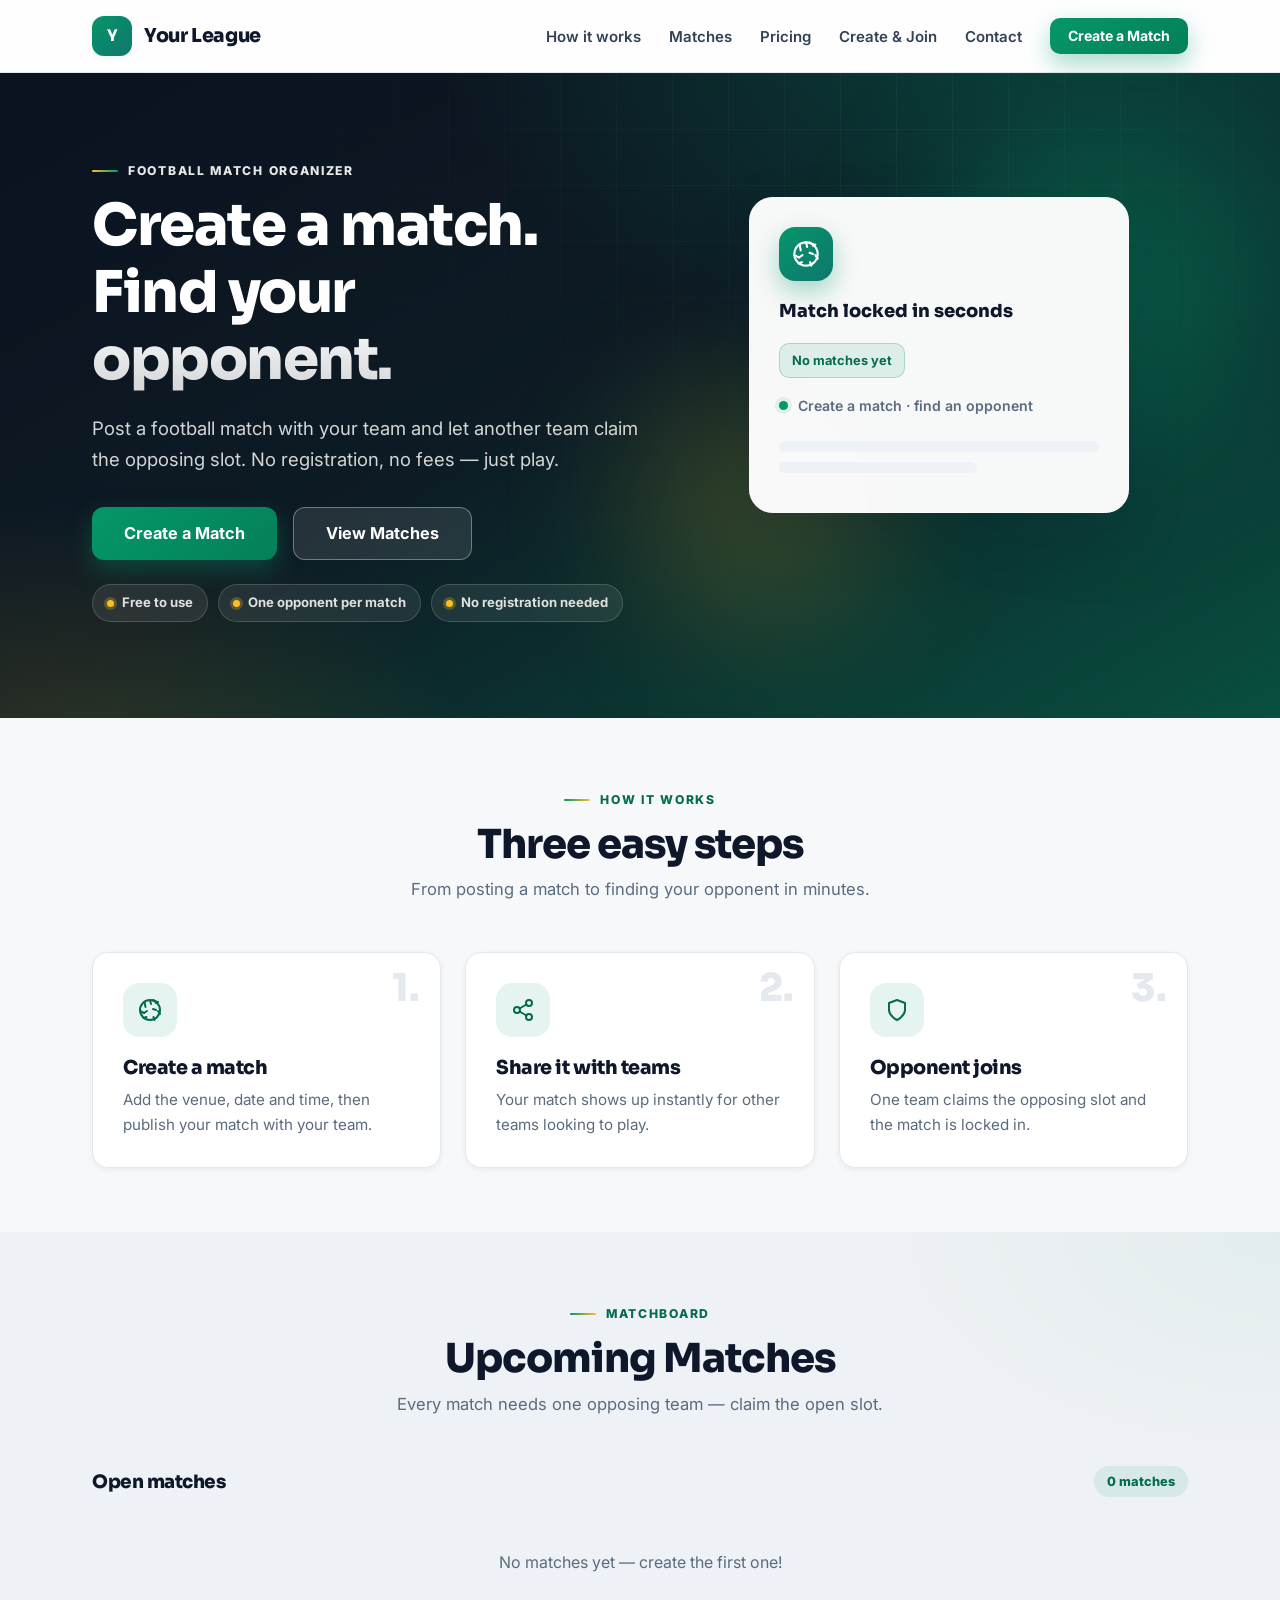
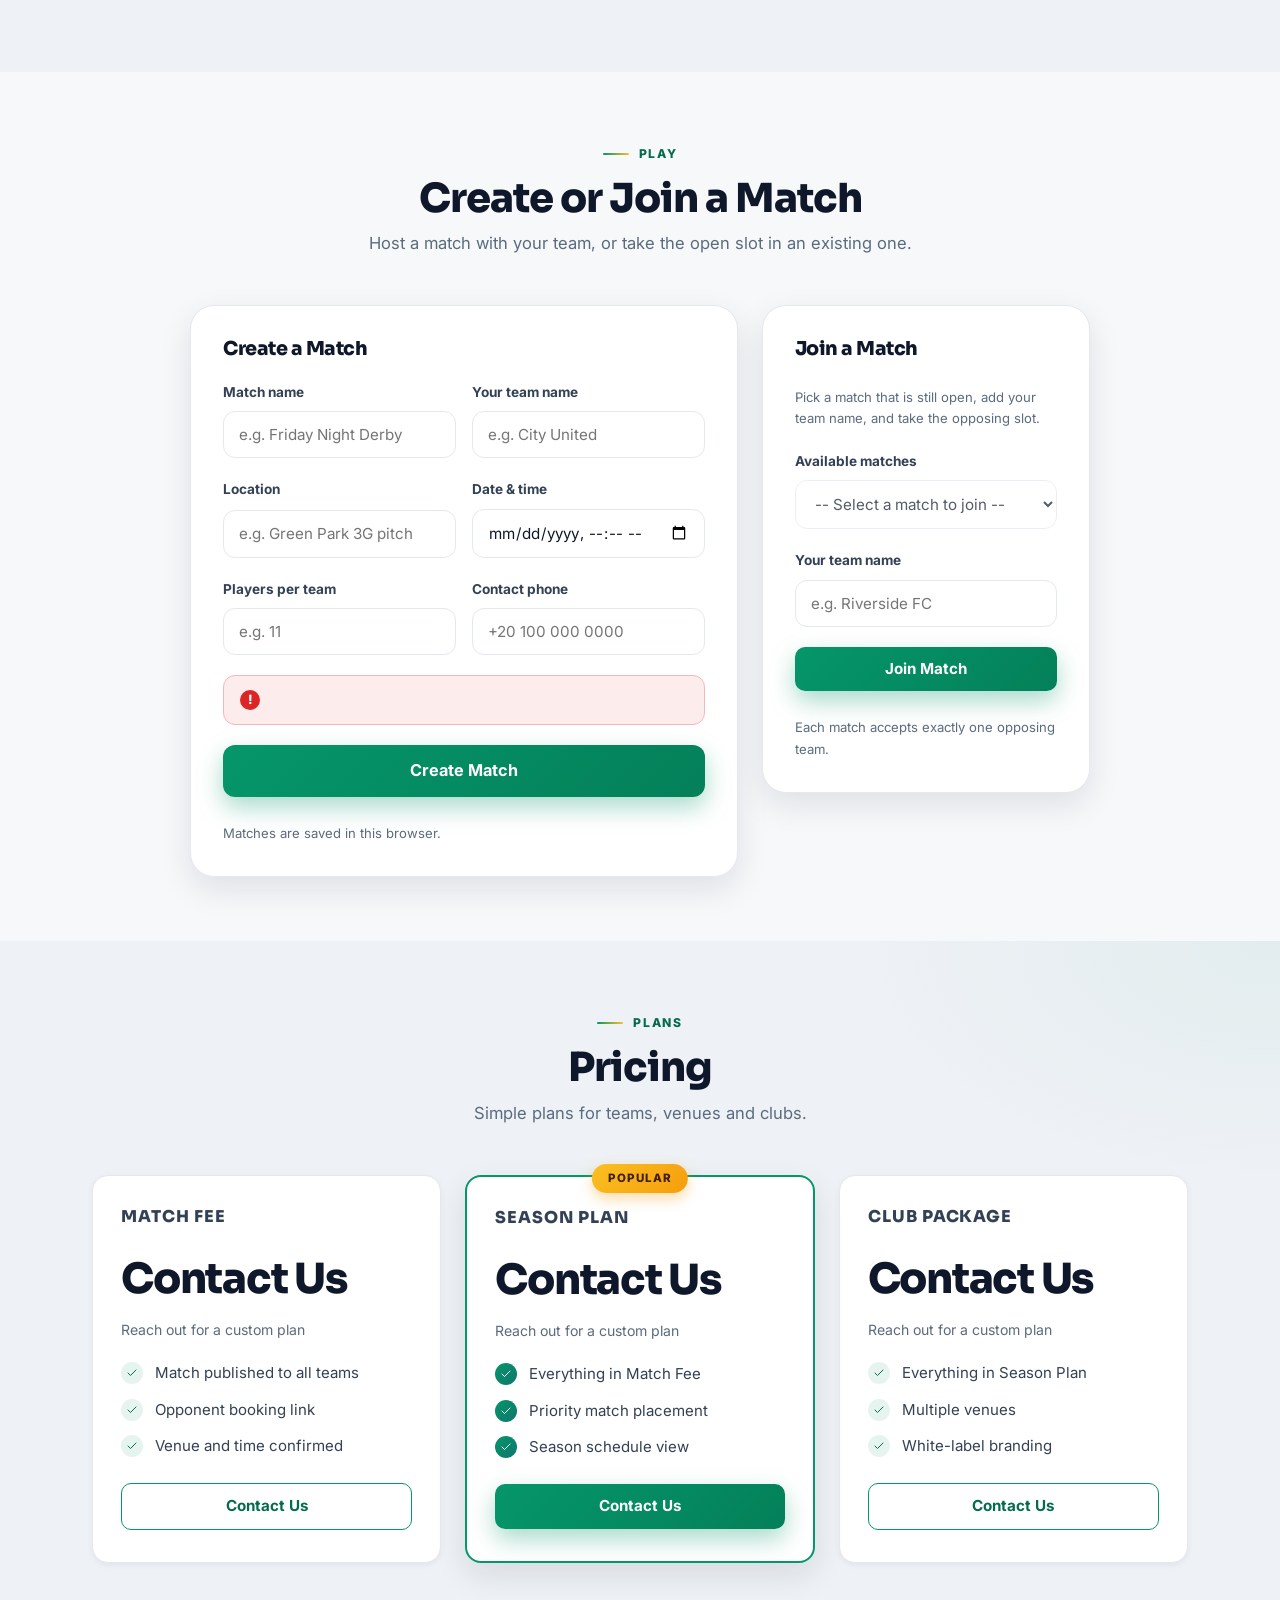
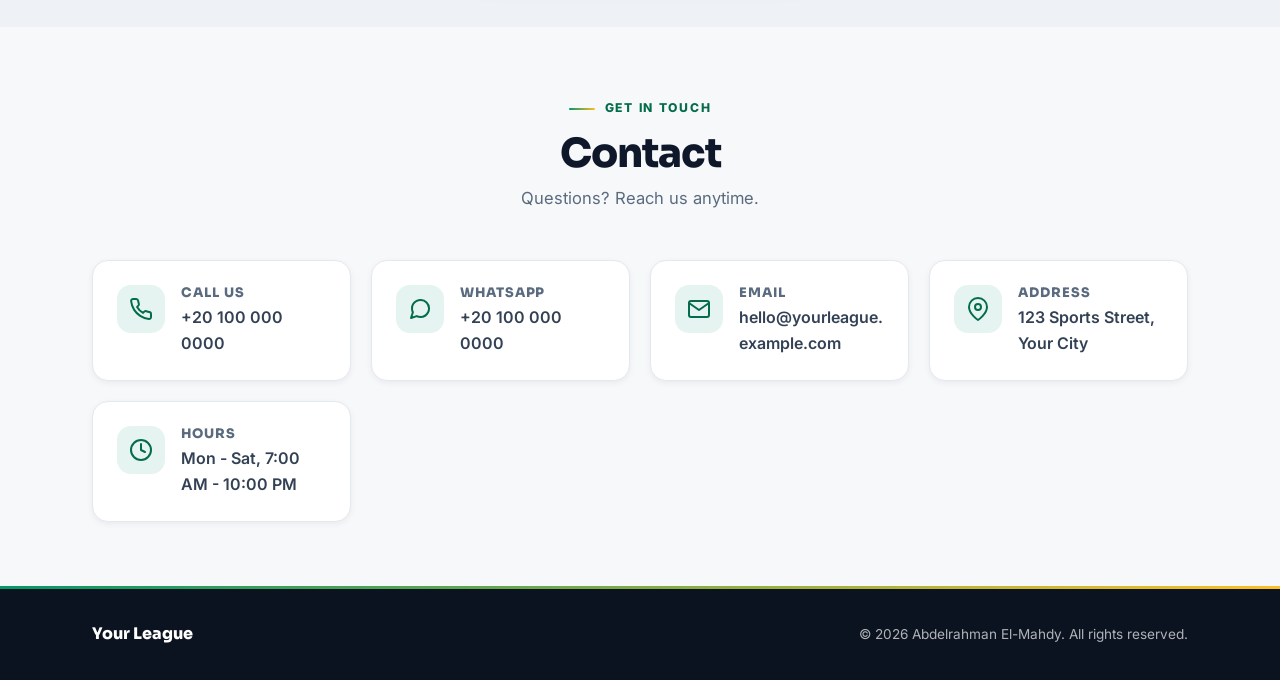
<file: booking-template/index.html>
<!DOCTYPE html>
<html lang="en">
<head>
    <meta charset="UTF-8">
    <meta name="viewport" content="width=device-width, initial-scale=1.0">
    <meta name="description" content="Football match organizer. Create a match with your team and let another team join as the opponent — all in one place.">
    <meta name="theme-color" content="#059669">
    <link rel="icon" type="image/svg+xml" href="data:image/svg+xml,%3Csvg xmlns='http://www.w3.org/2000/svg' viewBox='0 0 64 64'%3E%3Crect width='64' height='64' rx='14' fill='%23059669'/%3E%3Ctext x='32' y='44' font-family='Arial' font-size='34' font-weight='bold' text-anchor='middle' fill='white'%3EA%3C/text%3E%3C/svg%3E">
    <title>Your League</title>
    <link rel="preconnect" href="https://fonts.googleapis.com">
    <link rel="preconnect" href="https://fonts.gstatic.com" crossorigin>
    <link href="https://fonts.googleapis.com/css2?family=Inter:wght@400;500;600;700;800&family=Sora:wght@600;700;800&display=swap" rel="stylesheet">
    <link rel="stylesheet" href="assets/css/main.css">
</head>
<body>
    <a class="skip-link" href="#main">Skip to content</a>

    <header class="site-header">
        <nav class="nav container" aria-label="Main navigation">
            <a class="brand" href="#home" id="brand-logo" aria-label="Home"></a>
            <button class="nav-toggle" id="nav-toggle" type="button" aria-label="Toggle menu" aria-expanded="false" aria-controls="nav-links">
                <span class="nav-toggle-icon" aria-hidden="true"></span>
            </button>
            <ul class="nav-links" id="nav-links">
                <li><a href="#how">How it works</a></li>
                <li><a href="#matches">Matches</a></li>
                <li><a href="#pricing">Pricing</a></li>
                <li><a href="#join">Create &amp; Join</a></li>
                <li><a href="#contact">Contact</a></li>
                <li class="nav-cta"><a class="btn btn-primary btn-sm" href="#join">Create a Match</a></li>
            </ul>
        </nav>
        <div class="nav-backdrop" id="nav-backdrop" aria-hidden="true"></div>
    </header>

    <main id="main">
        <section id="home" class="hero">
            <div class="container hero-grid">
                <div class="hero-content">
                    <p class="eyebrow hero-eyebrow" id="hero-tagline"></p>
                    <h1 class="hero-headline" id="hero-headline"></h1>
                    <p class="hero-sub" id="hero-subtext"></p>
                    <div class="hero-cta">
                        <a class="btn btn-primary btn-lg" href="#join" id="hero-primary-cta">Create a Match</a>
                        <a class="btn btn-ghost btn-lg" href="#matches" id="hero-secondary-cta">View Matches</a>
                    </div>
                    <div class="hero-pills" id="hero-pills" aria-label="Highlights"></div>
                </div>
                <div class="hero-visual" aria-hidden="true">
                    <div class="hero-card">
                        <span class="hero-card-icon">
                            <svg xmlns="http://www.w3.org/2000/svg" width="28" height="28" viewBox="0 0 24 24" fill="none" stroke="currentColor" stroke-width="1.8" stroke-linecap="round" stroke-linejoin="round"><circle cx="12" cy="12" r="10"/><path d="m15 2 4 2"/><path d="m2 13 4 2"/><path d="m20 13 2 3"/><path d="m6.5 4 1 5"/><path d="m15.5 19 1 3"/><path d="m5.5 20 3-1"/><path d="m18 5 2-1"/><path d="m12 2 1 4"/><path d="m6 15 3-2"/><path d="m15 11 3 1"/></svg>
                        </span>
                        <p class="hero-card-title" id="hero-card-title">Match locked in seconds</p>
                        <div class="hero-card-slots" id="hero-card-slots">
                            <span class="hero-chip is-taken">Team A</span>
                            <span class="hero-chip is-open">Team B — open</span>
                        </div>
                        <div class="hero-card-slot">
                            <span class="hero-card-dot"></span>
                            <span id="hero-card-slot">Create a match · find an opponent</span>
                        </div>
                        <div class="hero-card-bar"></div>
                        <div class="hero-card-bar hero-card-bar-short"></div>
                    </div>
                    <div class="hero-blob hero-blob-a"></div>
                    <div class="hero-blob hero-blob-b"></div>
                </div>
            </div>
        </section>

        <section id="how" class="section">
            <div class="container">
                <div class="section-head reveal">
                    <p class="eyebrow">How it works</p>
                    <h2>Three easy steps</h2>
                    <p class="section-sub" id="steps-sub">From posting a match to finding your opponent in minutes.</p>
                </div>
                <div class="services-grid" id="steps-grid"></div>
            </div>
        </section>

        <section id="matches" class="section section-alt">
            <div class="container">
                <div class="section-head reveal">
                    <p class="eyebrow">Matchboard</p>
                    <h2>Upcoming Matches</h2>
                    <p class="section-sub" id="matches-sub">Every match needs one opposing team — claim the open slot.</p>
                </div>
                <div class="matches-head">
                    <h3>Open matches</h3>
                    <span class="match-count" id="matches-count">0 matches</span>
                </div>
                <div class="matches-grid" id="matches-grid"></div>
                <p class="empty-state" id="matches-empty" hidden>No matches yet — create the first one!</p>
            </div>
        </section>

        <section id="join" class="section">
            <div class="container">
                <div class="section-head reveal">
                    <p class="eyebrow">Play</p>
                    <h2>Create or Join a Match</h2>
                    <p class="section-sub" id="join-sub">Host a match with your team, or take the open slot in an existing one.</p>
                </div>

                <div class="join-layout">
                    <form id="match-create-form" class="join-card card" novalidate>
                        <h3>Create a Match</h3>
                        <div class="form-row">
                            <div class="field">
                                <label for="match-name">Match name</label>
                                <input id="match-name" type="text" name="matchName" placeholder="e.g. Friday Night Derby" required>
                            </div>
                            <div class="field">
                                <label for="match-team">Your team name</label>
                                <input id="match-team" type="text" name="teamName" placeholder="e.g. City United" required>
                            </div>
                        </div>

                        <div class="form-row">
                            <div class="field">
                                <label for="match-location">Location</label>
                                <input id="match-location" type="text" name="location" placeholder="e.g. Green Park 3G pitch" required>
                            </div>
                            <div class="field">
                                <label for="match-time">Date &amp; time</label>
                                <input id="match-time" type="datetime-local" name="matchTime" required>
                            </div>
                        </div>

                        <div class="form-row">
                            <div class="field">
                                <label for="match-players">Players per team</label>
                                <input id="match-players" type="number" name="players" min="1" placeholder="e.g. 11" required>
                            </div>
                            <div class="field">
                                <label for="match-phone">Contact phone</label>
                                <input id="match-phone" type="tel" name="phone" placeholder="+20 100 000 0000" required>
                            </div>
                        </div>

                        <p class="field-error" id="match-error" role="alert" hidden></p>

                        <button id="match-submit" class="btn btn-primary btn-lg" type="submit">Create Match</button>
                        <p class="field-hint" id="storage-hint">Matches are saved in this browser.</p>
                    </form>

                    <aside class="join-card card" aria-labelledby="join-title">
                        <h3 id="join-title">Join a Match</h3>
                        <p class="field-hint">Pick a match that is still open, add your team name, and take the opposing slot.</p>

                        <div class="field">
                            <label for="join-match">Available matches</label>
                            <select id="join-match">
                                <option value="">-- Select a match to join --</option>
                            </select>
                        </div>

                        <div class="field">
                            <label for="join-team">Your team name</label>
                            <input id="join-team" type="text" placeholder="e.g. Riverside FC" required>
                        </div>

                        <button id="join-submit" class="btn btn-primary" type="button">Join Match</button>
                        <p class="field-hint" id="join-hint">Each match accepts exactly one opposing team.</p>
                    </aside>
                </div>
            </div>
        </section>

        <section id="pricing" class="section section-alt">
            <div class="container">
                <div class="section-head reveal">
                    <p class="eyebrow">Plans</p>
                    <h2>Pricing</h2>
                    <p class="section-sub" id="pricing-sub">Simple plans for teams, venues and clubs.</p>
                </div>
                <div class="pricing-grid" id="pricing-grid"></div>
            </div>
        </section>

        <section id="contact" class="section">
            <div class="container">
                <div class="section-head reveal">
                    <p class="eyebrow">Get in touch</p>
                    <h2>Contact</h2>
                    <p class="section-sub" id="contact-sub">Questions? Reach us anytime.</p>
                </div>
                <div class="contact-grid" id="contact-grid"></div>
            </div>
        </section>
    </main>

    <footer class="site-footer">
        <div class="container footer-inner">
            <p class="footer-brand" id="footer-brand"></p>
            <p class="footer-copy" id="footer-copy"></p>
        </div>
    </footer>

    <div class="toast" id="toast" role="status" aria-live="polite" hidden></div>

    <script src="assets/js/config.js"></script>
    <script src="assets/js/storage.js"></script>
    <script src="assets/js/matches.js"></script>
    <script src="assets/js/main.js"></script>
</body>
</html>
</file>
<file: booking-template/assets/css/main.css>
/* ==========================================================================
   Football match booking - White-label template
   Premium design system. Theme colors are CSS variables driven by
   config.js (branding). Edit defaults here or override per client.

   Structure: tokens -> base -> utilities -> header/nav -> hero ->
   sections -> cards -> matchboard -> create/join -> contact -> footer ->
   toast -> animations -> responsive -> reduced motion.
   ========================================================================== */

/* ---------- Design tokens ---------- */

:root {
    /* Theme colors (overridden from config.js at runtime) */
    --color-primary: #059669;
    --color-primary-dark: #047857;
    --color-primary-strong: #04603f;      /* darker tint for text on light bg */
    --color-primary-tint: rgba(5, 150, 105, 0.10); /* soft fill behind icons */
    --color-secondary: #0f766e;
    --color-accent: #fbbf24;

    /* Neutrals / surfaces */
    --color-bg: #f7f8fa;
    --color-surface: #ffffff;
    --color-surface-2: #eef1f5;
    --color-ink: #0f172a;
    --color-ink-soft: #334155;
    --color-muted: #5b6b7f;
    --color-line: #e4e8ef;
    --color-line-strong: #d3d9e3;

    /* Dark surfaces (hero / footer) */
    --color-dark: #0b1220;
    --color-dark-2: #0d1b24;
    --color-on-dark: #ffffff;

    /* Brand text */
    --color-on-primary: #ffffff;

    /* Danger / success feedback */
    --color-danger: #dc2626;
    --color-danger-tint: #fdecec;
    --color-danger-line: #f3b7b7;

    /* Typography */
    --font-display: "Sora", "Segoe UI", system-ui, -apple-system, sans-serif;
    --font-body: "Inter", "Segoe UI", system-ui, -apple-system, Roboto, sans-serif;

    /* Spacing scale (4px base) */
    --s1: 4px;
    --s2: 8px;
    --s3: 12px;
    --s4: 16px;
    --s5: 20px;
    --s6: 24px;
    --s8: 32px;
    --s10: 40px;
    --s12: 48px;
    --s16: 64px;
    --s20: 80px;

    /* Radii */
    --radius-sm: 10px;
    --radius: 16px;
    --radius-lg: 24px;
    --radius-pill: 999px;

    /* Shadows */
    --shadow-xs: 0 1px 2px rgba(15, 23, 42, 0.05);
    --shadow-sm: 0 2px 6px rgba(15, 23, 42, 0.06);
    --shadow: 0 12px 32px rgba(15, 23, 42, 0.10);
    --shadow-lg: 0 24px 60px rgba(15, 23, 42, 0.16);
    --shadow-primary: 0 10px 24px rgba(5, 150, 105, 0.35);

    /* Layout */
    --container: 1160px;
    --header-h: 72px;

    /* Motion */
    --ease: cubic-bezier(0.22, 1, 0.36, 1);
    --speed: 0.24s;
    --speed-slow: 0.45s;
}

/* ---------- Base ---------- */

*,
*::before,
*::after {
    box-sizing: border-box;
}

html {
    scroll-behavior: smooth;
    scroll-padding-top: calc(var(--header-h) + 16px);
    -webkit-text-size-adjust: 100%;
}

body {
    margin: 0;
    font-family: var(--font-body);
    font-size: 1rem;
    line-height: 1.65;
    color: var(--color-ink);
    background: var(--color-bg);
    -webkit-font-smoothing: antialiased;
    text-rendering: optimizeLegibility;
}

img {
    max-width: 100%;
    display: block;
}

a {
    color: var(--color-primary-strong);
    text-decoration: none;
}

a:hover {
    color: var(--color-primary-dark);
}

h1, h2, h3, h4 {
    font-family: var(--font-display);
    line-height: 1.16;
    margin: 0 0 0.5rem;
    letter-spacing: -0.025em;
    font-weight: 800;
}

p {
    margin: 0 0 1rem;
}

::selection {
    background: var(--color-primary);
    color: var(--color-on-primary);
}

:focus-visible {
    outline: 3px solid var(--color-accent);
    outline-offset: 2px;
}

.container {
    width: 100%;
    max-width: var(--container);
    margin: 0 auto;
    padding: 0 var(--s6);
}

/* ---------- Utilities ---------- */

.skip-link {
    position: absolute;
    left: -9999px;
    top: 0;
    background: var(--color-primary-strong);
    color: var(--color-on-primary);
    padding: 12px 18px;
    z-index: 1000;
    border-radius: 0 0 var(--radius-sm) 0;
    font-weight: 700;
}

.skip-link:focus {
    left: 0;
}

.eyebrow {
    display: inline-flex;
    align-items: center;
    gap: 10px;
    text-transform: uppercase;
    letter-spacing: 0.14em;
    font-size: 0.76rem;
    font-weight: 800;
    color: var(--color-primary-strong);
    margin-bottom: 0.75rem;
}

.eyebrow::before {
    content: "";
    width: 26px;
    height: 2px;
    border-radius: 2px;
    background: linear-gradient(90deg, var(--color-primary), var(--color-accent));
}

.card {
    background: var(--color-surface);
    border: 1px solid var(--color-line);
    border-radius: var(--radius);
    box-shadow: var(--shadow-sm);
}

.optional {
    font-weight: 400;
    color: var(--color-muted);
}

/* ---------- Buttons ---------- */

.btn {
    position: relative;
    overflow: hidden;
    display: inline-flex;
    align-items: center;
    justify-content: center;
    gap: 9px;
    padding: 13px 24px;
    border: 0;
    border-radius: var(--radius-sm);
    font-family: var(--font-body);
    font-weight: 700;
    font-size: 0.95rem;
    line-height: 1.2;
    cursor: pointer;
    text-decoration: none;
    transition: transform var(--speed) var(--ease), box-shadow var(--speed) var(--ease), filter var(--speed) var(--ease), background var(--speed) var(--ease), border-color var(--speed) var(--ease);
}

.btn:hover {
    transform: translateY(-2px);
}

.btn:active {
    transform: translateY(0) scale(0.98);
}

.btn-primary {
    background: linear-gradient(135deg, var(--color-primary), var(--color-primary-dark));
    color: var(--color-on-primary);
    box-shadow: var(--shadow-primary);
}

.btn-primary:hover {
    filter: brightness(1.06);
    box-shadow: 0 14px 30px rgba(5, 150, 105, 0.4);
}

.btn-primary::after {
    content: "";
    position: absolute;
    inset: 0;
    border-radius: inherit;
    background: linear-gradient(115deg, transparent 30%, rgba(255, 255, 255, 0.35) 50%, transparent 70%);
    transform: translateX(-130%);
    transition: transform 0.6s var(--ease);
}

.btn-primary:hover::after {
    transform: translateX(130%);
}

.btn-ghost {
    background: rgba(255, 255, 255, 0.10);
    color: var(--color-on-dark);
    border: 1.5px solid rgba(255, 255, 255, 0.35);
    backdrop-filter: blur(6px);
}

.btn-ghost:hover {
    background: rgba(255, 255, 255, 0.18);
    border-color: rgba(255, 255, 255, 0.55);
}

.btn-outline {
    background: var(--color-surface);
    color: var(--color-primary-strong);
    border: 1.5px solid var(--color-primary);
}

.btn-outline:hover {
    background: var(--color-primary-tint);
    border-color: var(--color-primary-dark);
}

.btn-lg {
    padding: 16px 32px;
    font-size: 1.02rem;
    border-radius: 12px;
}

.btn-sm {
    padding: 10px 18px;
    font-size: 0.88rem;
}

.btn[disabled] {
    opacity: 0.55;
    cursor: not-allowed;
    transform: none;
    filter: none;
}

/* ---------- Header / Nav ---------- */

.site-header {
    position: sticky;
    top: 0;
    z-index: 100;
    background: rgba(255, 255, 255, 0.82);
    backdrop-filter: blur(14px) saturate(1.4);
    -webkit-backdrop-filter: blur(14px) saturate(1.4);
    border-bottom: 1px solid var(--color-line);
}

.nav {
    height: var(--header-h);
    display: flex;
    align-items: center;
    justify-content: space-between;
    gap: 16px;
}

.brand {
    display: inline-flex;
    align-items: center;
    gap: 12px;
    font-family: var(--font-display);
    font-weight: 800;
    font-size: 1.2rem;
    letter-spacing: -0.02em;
    color: var(--color-ink);
}

.brand:hover {
    color: var(--color-ink);
}

.brand-img {
    width: 40px;
    height: 40px;
    border-radius: 12px;
    object-fit: cover;
}

.brand-mark {
    width: 40px;
    height: 40px;
    display: inline-flex;
    align-items: center;
    justify-content: center;
    border-radius: 12px;
    background: linear-gradient(135deg, var(--color-primary), var(--color-secondary));
    color: var(--color-on-primary);
    font-family: var(--font-display);
    font-weight: 800;
    font-size: 1rem;
    box-shadow: var(--shadow-sm);
}

.nav-toggle {
    display: none;
    width: 44px;
    height: 44px;
    border: 0;
    background: transparent;
    cursor: pointer;
    border-radius: 10px;
}

.nav-toggle:hover {
    background: var(--color-surface-2);
}

.nav-toggle-icon,
.nav-toggle-icon::before,
.nav-toggle-icon::after {
    content: "";
    display: block;
    width: 24px;
    height: 2.5px;
    background: var(--color-ink);
    margin: 0 auto;
    border-radius: 2px;
    transition: transform var(--speed) var(--ease), opacity var(--speed) var(--ease);
}

.nav-toggle-icon::before {
    transform: translateY(-7px);
}

.nav-toggle-icon::after {
    transform: translateY(5px);
}

.nav-toggle[aria-expanded="true"] .nav-toggle-icon {
    background: transparent;
}

.nav-toggle[aria-expanded="true"] .nav-toggle-icon::before {
    transform: rotate(45deg);
}

.nav-toggle[aria-expanded="true"] .nav-toggle-icon::after {
    transform: rotate(-45deg);
}

.nav-links {
    list-style: none;
    display: flex;
    align-items: center;
    gap: 28px;
    margin: 0;
    padding: 0;
}

.nav-links a:not(.btn) {
    color: var(--color-ink-soft);
    font-weight: 600;
    font-size: 0.94rem;
    position: relative;
}

.nav-links a:not(.btn)::after {
    content: "";
    position: absolute;
    left: 0;
    bottom: -5px;
    width: 100%;
    height: 2px;
    border-radius: 2px;
    background: linear-gradient(90deg, var(--color-primary), var(--color-accent));
    transform: scaleX(0);
    transform-origin: left;
    transition: transform var(--speed) var(--ease);
}

.nav-links a:not(.btn):hover::after,
.nav-links a:not(.btn)[aria-current="true"]::after {
    transform: scaleX(1);
}

.nav-backdrop {
    display: none;
}

/* ---------- Hero ---------- */

.hero {
    position: relative;
    overflow: hidden;
    color: var(--color-on-dark);
    padding: var(--s20) 0 calc(var(--s20) + 8px);
    background:
        radial-gradient(1000px 620px at 82% -12%, rgba(5, 150, 105, 0.32), transparent 62%),
        radial-gradient(760px 480px at 4% 108%, rgba(251, 191, 36, 0.14), transparent 55%),
        linear-gradient(150deg, var(--color-dark) 0%, var(--color-dark-2) 46%, var(--color-primary-dark) 150%);
}

.hero::before {
    content: "";
    position: absolute;
    inset: 0;
    background-image:
        linear-gradient(rgba(255, 255, 255, 0.04) 1px, transparent 1px),
        linear-gradient(90deg, rgba(255, 255, 255, 0.04) 1px, transparent 1px);
    background-size: 56px 56px;
    mask-image: radial-gradient(1000px 520px at 70% 10%, #000 0%, transparent 70%);
    -webkit-mask-image: radial-gradient(1000px 520px at 70% 10%, #000 0%, transparent 70%);
    pointer-events: none;
}

.hero-grid {
    position: relative;
    z-index: 2;
    display: grid;
    gap: var(--s12);
    align-items: center;
}

.hero-eyebrow {
    color: rgba(255, 255, 255, 0.9);
}

.hero-eyebrow::before {
    background: linear-gradient(90deg, var(--color-accent), var(--color-primary));
}

.hero-headline {
    font-size: clamp(2.1rem, 5.6vw, 3.6rem);
    font-weight: 800;
    margin-bottom: var(--s5);
    max-width: 17ch;
    background: linear-gradient(180deg, #ffffff 60%, rgba(255, 255, 255, 0.82));
    -webkit-background-clip: text;
    background-clip: text;
    -webkit-text-fill-color: transparent;
    color: transparent;
}

.hero-sub {
    font-size: clamp(1rem, 2.2vw, 1.16rem);
    color: rgba(255, 255, 255, 0.82);
    max-width: 52ch;
    margin-bottom: var(--s8);
}

.hero-cta {
    display: flex;
    flex-wrap: wrap;
    gap: var(--s4);
    margin-bottom: var(--s6);
}

.hero-pills {
    display: flex;
    flex-wrap: wrap;
    gap: 10px;
}

.hero-pill {
    display: inline-flex;
    align-items: center;
    gap: 8px;
    font-size: 0.82rem;
    font-weight: 700;
    color: rgba(255, 255, 255, 0.85);
    background: rgba(255, 255, 255, 0.08);
    border: 1px solid rgba(255, 255, 255, 0.16);
    border-radius: var(--radius-pill);
    padding: 7px 14px;
}

.hero-pill::before {
    content: "";
    width: 7px;
    height: 7px;
    border-radius: 50%;
    background: var(--color-accent);
    box-shadow: 0 0 0 3px rgba(251, 191, 36, 0.25);
}

.hero-visual {
    position: relative;
    min-height: 380px;
}

.hero-card {
    position: relative;
    z-index: 2;
    background: rgba(255, 255, 255, 0.97);
    color: var(--color-ink);
    border-radius: var(--radius-lg);
    padding: 30px;
    max-width: 380px;
    margin: 0 auto;
    box-shadow: var(--shadow-lg), 0 0 0 1px rgba(255, 255, 255, 0.4) inset;
    animation: float 7s ease-in-out infinite;
}

.hero-card-icon {
    display: inline-flex;
    width: 54px;
    height: 54px;
    border-radius: 16px;
    align-items: center;
    justify-content: center;
    color: var(--color-on-primary);
    background: linear-gradient(135deg, var(--color-primary), var(--color-secondary));
    box-shadow: var(--shadow-primary);
    margin-bottom: var(--s4);
}

.hero-card-title {
    font-family: var(--font-display);
    font-weight: 800;
    font-size: 1.12rem;
    margin-bottom: var(--s4);
}

.hero-card-slots {
    display: flex;
    flex-wrap: wrap;
    gap: 8px;
    margin-bottom: var(--s4);
}

.hero-chip {
    font-size: 0.8rem;
    font-weight: 700;
    color: var(--color-primary-strong);
    background: var(--color-primary-tint);
    border: 1px solid rgba(5, 150, 105, 0.25);
    border-radius: 10px;
    padding: 6px 12px;
}

.hero-card-slot {
    display: flex;
    align-items: center;
    gap: 10px;
    font-size: 0.88rem;
    font-weight: 600;
    color: var(--color-muted);
    margin-bottom: var(--s6);
}

.hero-card-dot {
    width: 9px;
    height: 9px;
    border-radius: 50%;
    background: var(--color-primary);
    box-shadow: 0 0 0 4px var(--color-primary-tint);
    flex: none;
}

.hero-card-bar {
    height: 11px;
    border-radius: var(--radius-pill);
    background: var(--color-surface-2);
    margin-bottom: 10px;
}

.hero-card-bar-short {
    width: 62%;
}

.hero-blob {
    position: absolute;
    border-radius: 50%;
    filter: blur(70px);
    z-index: 1;
}

.hero-blob-a {
    width: 320px;
    height: 320px;
    background: rgba(5, 150, 105, 0.35);
    top: -60px;
    right: -70px;
}

.hero-blob-b {
    width: 240px;
    height: 240px;
    background: rgba(251, 191, 36, 0.18);
    bottom: -50px;
    left: -50px;
}

/* ---------- Sections ---------- */

.section {
    padding: var(--s16) 0;
}

.section-alt {
    background:
        radial-gradient(700px 400px at 100% 0%, rgba(5, 150, 105, 0.05), transparent 60%),
        var(--color-surface-2);
}

.section-head {
    text-align: center;
    max-width: 640px;
    margin: 0 auto var(--s12);
}

.section-head .eyebrow {
    justify-content: center;
}

.section-head h2 {
    font-size: clamp(1.8rem, 4vw, 2.5rem);
    font-weight: 800;
}

.section-sub {
    color: var(--color-muted);
    font-size: 1.04rem;
    margin-bottom: 0;
}

/* ---------- Reveal-on-scroll ---------- */

.reveal {
    opacity: 0;
    transform: translateY(20px);
    transition: opacity var(--speed-slow) var(--ease), transform var(--speed-slow) var(--ease);
    transition-delay: var(--d, 0s);
}

.reveal.is-visible {
    opacity: 1;
    transform: none;
}

/* ---------- Services ---------- */

.services-grid {
    display: grid;
    gap: var(--s6);
    grid-template-columns: 1fr;
}

.service-card {
    position: relative;
    padding: 30px;
    border-radius: var(--radius);
    background: var(--color-surface);
    border: 1px solid var(--color-line);
    box-shadow: var(--shadow-sm);
    transition: transform var(--speed) var(--ease), box-shadow var(--speed) var(--ease), border-color var(--speed) var(--ease);
    overflow: hidden;
}

.service-card::before {
    content: "";
    position: absolute;
    top: 0;
    left: 0;
    right: 0;
    height: 4px;
    background: linear-gradient(90deg, var(--color-primary), var(--color-secondary));
    transform: scaleX(0);
    transform-origin: left;
    transition: transform var(--speed) var(--ease);
}

.service-card:hover {
    transform: translateY(-6px);
    box-shadow: var(--shadow);
    border-color: var(--color-line-strong);
}

.service-card:hover::before {
    transform: scaleX(1);
}

.service-icon {
    display: inline-flex;
    width: 54px;
    height: 54px;
    border-radius: 16px;
    align-items: center;
    justify-content: center;
    color: var(--color-primary-strong);
    background: var(--color-primary-tint);
    margin-bottom: var(--s5);
    transition: transform var(--speed) var(--ease), background var(--speed) var(--ease), color var(--speed) var(--ease);
}

.service-card:hover .service-icon {
    transform: scale(1.06) rotate(-4deg);
    background: linear-gradient(135deg, var(--color-primary), var(--color-secondary));
    color: var(--color-on-primary);
}

.service-card h3 {
    font-size: 1.2rem;
    font-weight: 800;
}

.service-card p {
    color: var(--color-muted);
    margin-bottom: 0;
    font-size: 0.95rem;
}

/* ---------- Pricing ---------- */

.pricing-grid {
    display: grid;
    gap: var(--s6);
    grid-template-columns: 1fr;
}

.pricing-card {
    padding: 32px 28px;
    border-radius: var(--radius);
    background: var(--color-surface);
    border: 1px solid var(--color-line);
    box-shadow: var(--shadow-sm);
    display: flex;
    flex-direction: column;
    transition: transform var(--speed) var(--ease), box-shadow var(--speed) var(--ease), border-color var(--speed) var(--ease);
}

.pricing-card:hover {
    transform: translateY(-6px);
    box-shadow: var(--shadow);
}

.pricing-card.is-featured {
    border: 2px solid var(--color-primary);
    box-shadow: var(--shadow);
    position: relative;
}

.pricing-card.is-featured:hover {
    transform: translateY(-8px);
    box-shadow: var(--shadow-lg);
}

.pricing-tag {
    position: absolute;
    top: -13px;
    left: 50%;
    transform: translateX(-50%);
    background: linear-gradient(135deg, var(--color-accent), #f59e0b);
    color: #422006;
    font-size: 0.72rem;
    font-weight: 800;
    text-transform: uppercase;
    letter-spacing: 0.09em;
    padding: 5px 16px;
    border-radius: var(--radius-pill);
    white-space: nowrap;
    box-shadow: 0 6px 14px rgba(245, 158, 11, 0.35);
}

.pricing-name {
    font-family: var(--font-display);
    font-weight: 800;
    font-size: 1.02rem;
    text-transform: uppercase;
    letter-spacing: 0.06em;
    color: var(--color-ink-soft);
}

.pricing-price {
    font-family: var(--font-display);
    font-size: 2.6rem;
    font-weight: 800;
    letter-spacing: -0.03em;
    margin: 10px 0 4px;
    color: var(--color-ink);
}

.pricing-price-note {
    color: var(--color-muted);
    font-size: 0.88rem;
    margin-bottom: var(--s5);
}

.pricing-features {
    list-style: none;
    margin: 0 0 var(--s6);
    padding: 0;
    display: grid;
    gap: 12px;
}

.pricing-features li {
    display: flex;
    gap: 12px;
    align-items: flex-start;
    font-size: 0.94rem;
    color: var(--color-ink-soft);
}

.feature-check {
    flex: none;
    width: 22px;
    height: 22px;
    margin-top: 1px;
    border-radius: 50%;
    display: inline-flex;
    align-items: center;
    justify-content: center;
    color: var(--color-primary-strong);
    background: var(--color-primary-tint);
}

.pricing-card.is-featured .feature-check {
    color: var(--color-on-primary);
    background: linear-gradient(135deg, var(--color-primary), var(--color-secondary));
}

.pricing-card .btn {
    margin-top: auto;
}

/* ---------- Steps ---------- */

.step-num {
    position: absolute;
    top: 16px;
    right: 20px;
    font-family: var(--font-display);
    font-weight: 800;
    font-size: 2.4rem;
    line-height: 1;
    color: var(--color-line);
    transition: color var(--speed) var(--ease);
}

.service-card:hover .step-num {
    color: var(--color-primary-tint);
}

/* ---------- Matchboard ---------- */

.matches-head {
    display: flex;
    align-items: center;
    justify-content: space-between;
    gap: 12px;
    margin: 0 auto var(--s5);
    max-width: var(--container);
    width: 100%;
}

.matches-head h3 {
    font-size: 1.15rem;
    font-weight: 800;
    margin-bottom: 0;
}

.match-count {
    font-size: 0.8rem;
    font-weight: 800;
    color: var(--color-primary-strong);
    background: var(--color-primary-tint);
    padding: 5px 13px;
    border-radius: var(--radius-pill);
    white-space: nowrap;
}

.matches-grid {
    display: grid;
    gap: var(--s6);
    grid-template-columns: 1fr;
}

.match-card {
    display: flex;
    flex-direction: column;
    gap: var(--s4);
    padding: 24px;
    border-radius: var(--radius);
    background: var(--color-surface);
    border: 1px solid var(--color-line);
    box-shadow: var(--shadow-sm);
    transition: transform var(--speed) var(--ease), box-shadow var(--speed) var(--ease), border-color var(--speed) var(--ease);
}

.match-card:hover {
    transform: translateY(-4px);
    box-shadow: var(--shadow);
    border-color: var(--color-line-strong);
}

.match-card-head {
    display: flex;
    align-items: flex-start;
    justify-content: space-between;
    gap: 12px;
    min-width: 0;
}

.match-card-head h3 {
    font-size: 1.15rem;
    font-weight: 800;
    margin-bottom: 0;
    min-width: 0;
    overflow-wrap: anywhere;
    word-break: break-word;
}

.match-status {
    flex: none;
    font-size: 0.72rem;
    font-weight: 800;
    text-transform: uppercase;
    letter-spacing: 0.07em;
    padding: 5px 12px;
    border-radius: var(--radius-pill);
}

.match-status.is-open {
    color: var(--color-primary-strong);
    background: var(--color-primary-tint);
}

.match-status.is-full {
    color: var(--color-muted);
    background: var(--color-surface-2);
}

.match-card-meta {
    display: flex;
    flex-wrap: wrap;
    gap: 8px 16px;
    font-size: 0.86rem;
    color: var(--color-muted);
    font-weight: 600;
}

.match-card-meta span {
    display: inline-flex;
    align-items: center;
    gap: 7px;
    min-width: 0;
    overflow-wrap: anywhere;
    word-break: break-word;
}

.match-card-meta span::before {
    content: "";
    width: 7px;
    height: 7px;
    border-radius: 50%;
    background: var(--color-primary);
    flex: none;
}

.match-teams {
    display: grid;
    grid-template-columns: 1fr auto 1fr;
    align-items: center;
    gap: var(--s4);
    padding: var(--s4);
    background: var(--color-surface-2);
    border-radius: var(--radius-sm);
}

.match-team {
    display: flex;
    flex-direction: column;
    align-items: center;
    gap: 8px;
    text-align: center;
    min-width: 0;
}

.match-team strong {
    font-size: 0.95rem;
    font-weight: 700;
    color: var(--color-ink-soft);
    max-width: 100%;
    overflow: hidden;
    text-overflow: ellipsis;
    white-space: nowrap;
}

.match-team.is-open strong {
    color: var(--color-muted);
    font-style: italic;
}

.match-team-badge {
    width: 40px;
    height: 40px;
    border-radius: 50%;
    display: inline-flex;
    align-items: center;
    justify-content: center;
    font-family: var(--font-display);
    font-weight: 800;
    color: var(--color-on-primary);
    background: linear-gradient(135deg, var(--color-primary), var(--color-secondary));
    box-shadow: var(--shadow-sm);
}

.match-team.is-open .match-team-badge {
    background: var(--color-surface);
    border: 2px dashed var(--color-line-strong);
    color: var(--color-muted);
}

.match-vs {
    font-family: var(--font-display);
    font-weight: 800;
    font-size: 0.82rem;
    color: var(--color-accent);
    letter-spacing: 0.08em;
}

.match-card-foot {
    display: flex;
    align-items: center;
    justify-content: space-between;
    gap: 12px;
    margin-top: auto;
}

.match-card-foot > span {
    font-size: 0.86rem;
    font-weight: 700;
    color: var(--color-muted);
}

.empty-state {
    text-align: center;
    color: var(--color-muted);
    font-size: 1rem;
    padding: var(--s8) 0;
    margin: 0;
}

.empty-state[hidden] {
    display: none;
}

/* ---------- Create / Join ---------- */

.join-layout {
    display: grid;
    gap: var(--s6);
    grid-template-columns: minmax(0, 1fr);
    max-width: 900px;
    margin: 0 auto;
}

.join-card {
    min-width: 0;
    padding: 32px;
    display: grid;
    gap: var(--s5);
    border-radius: var(--radius-lg);
    box-shadow: var(--shadow);
    align-content: start;
}

.join-card h3 {
    font-size: 1.2rem;
    font-weight: 800;
    margin-bottom: 0;
}

.form-row {
    display: grid;
    gap: var(--s4);
    grid-template-columns: 1fr;
}

.field {
    display: grid;
    gap: 8px;
    min-width: 0;
}

.field label {
    font-size: 0.85rem;
    font-weight: 700;
    color: var(--color-ink-soft);
}

.field input,
.field select {
    width: 100%;
    min-width: 0;
    padding: 13px 15px;
    font-size: 0.95rem;
    font-family: var(--font-body);
    color: var(--color-ink);
    background: var(--color-surface);
    border: 1.5px solid var(--color-line);
    border-radius: 12px;
    transition: border-color var(--speed) var(--ease), box-shadow var(--speed) var(--ease), background var(--speed) var(--ease);
}

.field input:hover,
.field select:hover {
    border-color: var(--color-line-strong);
}

.field input:focus,
.field select:focus {
    outline: none;
    border-color: var(--color-primary);
    box-shadow: 0 0 0 4px var(--color-primary-tint);
}

.field input[aria-invalid="true"],
.field select[aria-invalid="true"] {
    border-color: var(--color-danger);
    box-shadow: 0 0 0 4px var(--color-danger-tint);
}

.field-hint {
    font-size: 0.82rem;
    color: var(--color-muted);
    margin: 6px 0 0;
}

.field-error {
    margin: 0;
    padding: 14px 16px;
    border-radius: 12px;
    background: var(--color-danger-tint);
    border: 1px solid var(--color-danger-line);
    color: var(--color-danger);
    font-size: 0.9rem;
    font-weight: 600;
    display: flex;
    align-items: center;
    gap: 10px;
}

.field-error::before {
    content: "!";
    flex: none;
    width: 20px;
    height: 20px;
    border-radius: 50%;
    background: var(--color-danger);
    color: #fff;
    font-size: 0.8rem;
    font-weight: 800;
    display: inline-flex;
    align-items: center;
    justify-content: center;
}

/* ---------- Contact ---------- */

.contact-grid {
    display: grid;
    gap: var(--s5);
    grid-template-columns: 1fr;
}

.contact-card {
    padding: 24px;
    border-radius: var(--radius);
    background: var(--color-surface);
    border: 1px solid var(--color-line);
    box-shadow: var(--shadow-sm);
    display: flex;
    gap: 16px;
    align-items: flex-start;
    text-decoration: none;
    color: inherit;
    transition: transform var(--speed) var(--ease), box-shadow var(--speed) var(--ease), border-color var(--speed) var(--ease);
}

.contact-card:hover {
    transform: translateY(-4px);
    box-shadow: var(--shadow);
    border-color: var(--color-line-strong);
}

.contact-icon {
    flex: none;
    width: 48px;
    height: 48px;
    border-radius: 14px;
    display: inline-flex;
    align-items: center;
    justify-content: center;
    color: var(--color-primary-strong);
    background: var(--color-primary-tint);
    transition: background var(--speed) var(--ease), color var(--speed) var(--ease);
}

.contact-card:hover .contact-icon {
    background: linear-gradient(135deg, var(--color-primary), var(--color-secondary));
    color: var(--color-on-primary);
}

.contact-card h3 {
    font-size: 0.82rem;
    font-weight: 800;
    text-transform: uppercase;
    letter-spacing: 0.07em;
    color: var(--color-muted);
    margin-bottom: 3px;
}

.contact-card p {
    margin: 0;
    font-weight: 600;
    color: var(--color-ink-soft);
    word-break: break-word;
}

/* ---------- Footer ---------- */

.site-footer {
    background: var(--color-dark);
    color: rgba(255, 255, 255, 0.68);
    padding: var(--s8) 0;
    border-top: 3px solid transparent;
    border-image: linear-gradient(90deg, var(--color-primary), var(--color-accent)) 1;
}

.footer-inner {
    display: flex;
    flex-direction: column;
    gap: 8px;
    align-items: center;
    justify-content: space-between;
    text-align: center;
}

.footer-brand {
    font-family: var(--font-display);
    font-weight: 800;
    color: #ffffff;
    margin: 0;
}

.footer-copy {
    font-size: 0.85rem;
    margin: 0;
}

/* ---------- Toast ---------- */

.toast {
    position: fixed;
    bottom: 24px;
    left: 50%;
    transform: translateX(-50%) translateY(8px);
    z-index: 200;
    background: var(--color-dark);
    color: #ffffff;
    padding: 14px 22px 14px 20px;
    border-radius: 14px;
    box-shadow: var(--shadow-lg);
    font-size: 0.92rem;
    font-weight: 600;
    max-width: calc(100vw - 40px);
    text-align: center;
    display: flex;
    align-items: center;
    gap: 10px;
    opacity: 0;
    pointer-events: none;
    border: 1px solid rgba(255, 255, 255, 0.1);
}

.toast::before {
    content: "";
    flex: none;
    width: 10px;
    height: 10px;
    border-radius: 50%;
    background: var(--color-accent);
}

.toast.is-success {
    background: linear-gradient(135deg, var(--color-primary-dark), var(--color-primary));
}

.toast.is-success::before {
    background: #ffffff;
    box-shadow: 0 0 0 4px rgba(255, 255, 255, 0.25);
}

.toast.is-error {
    background: linear-gradient(135deg, #b91c1c, var(--color-danger));
}

.toast.is-error::before {
    background: #ffffff;
}

.toast[hidden] {
    display: none;
}

.toast:not([hidden]) {
    opacity: 1;
    transform: translateX(-50%) translateY(0);
    transition: opacity var(--speed) var(--ease), transform var(--speed) var(--ease);
}

@keyframes toast-in {
    from { opacity: 0; transform: translateX(-50%) translateY(12px); }
    to { opacity: 1; transform: translateX(-50%) translateY(0); }
}

/* ---------- Responsive ---------- */

@media (min-width: 560px) {
    .container {
        padding: 0 var(--s8);
    }
}

@media (min-width: 700px) {
    .nav-toggle {
        display: none;
    }

    .nav-backdrop {
        display: none;
    }

    .services-grid,
    .pricing-grid {
        grid-template-columns: repeat(3, 1fr);
        align-items: stretch;
    }

    .matches-grid {
        grid-template-columns: repeat(2, 1fr);
        align-items: stretch;
    }

    .join-layout {
        grid-template-columns: minmax(0, 1.25fr) minmax(0, 0.75fr);
        align-items: start;
    }

    .contact-grid {
        grid-template-columns: repeat(2, 1fr);
    }

    .form-row {
        grid-template-columns: 1fr 1fr;
    }

    .hero-grid {
        grid-template-columns: 1.05fr 0.95fr;
        gap: var(--s12);
    }

    .hero {
        padding: var(--s20) 0 calc(var(--s20) + 16px);
    }
}

@media (min-width: 900px) {
    .contact-grid {
        grid-template-columns: repeat(4, 1fr);
    }

    .footer-inner {
        flex-direction: row;
        text-align: left;
    }
}

@media (max-width: 699px) {
    .nav-toggle {
        display: inline-flex;
        align-items: center;
        justify-content: center;
    }

    .nav-links {
        position: absolute;
        top: calc(var(--header-h) + 8px);
        left: var(--s4);
        right: var(--s4);
        flex-direction: column;
        align-items: stretch;
        gap: 4px;
        background: var(--color-surface);
        border: 1px solid var(--color-line);
        border-radius: var(--radius);
        box-shadow: var(--shadow-lg);
        padding: 12px;
        visibility: hidden;
        opacity: 0;
        transform: translateY(-10px) scale(0.99);
        transform-origin: top center;
        transition: opacity var(--speed) var(--ease), transform var(--speed) var(--ease), visibility var(--speed);
        pointer-events: none;
    }

    .nav-links.is-open {
        visibility: visible;
        opacity: 1;
        transform: translateY(0) scale(1);
        pointer-events: auto;
    }

    .nav-links li {
        border-radius: 10px;
    }

    .nav-links li:has(.btn) {
        padding: 10px 6px 4px;
    }

    .nav-links a:not(.btn) {
        display: flex;
        align-items: center;
        justify-content: space-between;
        padding: 14px;
        font-size: 1rem;
        border-radius: 10px;
    }

    .nav-links a:not(.btn)::after {
        display: none;
    }

    .nav-links a:not(.btn):hover {
        background: var(--color-surface-2);
    }

    .nav-links a:not(.btn)::before {
        content: "";
        width: 8px;
        height: 8px;
        border-radius: 2px;
        background: var(--color-primary);
        opacity: 0;
        transform: scale(0);
        transition: opacity var(--speed) var(--ease), transform var(--speed) var(--ease);
    }

    .nav-links a:not(.btn):hover::before {
        opacity: 1;
        transform: scale(1);
    }

    .nav-backdrop {
        display: none;
        position: fixed;
        inset: 0;
        top: var(--header-h);
        background: rgba(11, 18, 32, 0.45);
        backdrop-filter: blur(2px);
        z-index: 99;
    }

    .site-header:has(.nav-links.is-open) .nav-backdrop {
        display: block;
    }
}

/* ---------- Reduced motion ---------- */

@media (prefers-reduced-motion: reduce) {
    *,
    *::before,
    *::after {
        animation-duration: 0.001ms !important;
        animation-iteration-count: 1 !important;
        transition-duration: 0.001ms !important;
        scroll-behavior: auto !important;
    }

    .reveal {
        opacity: 1 !important;
        transform: none !important;
    }
}
</file>
